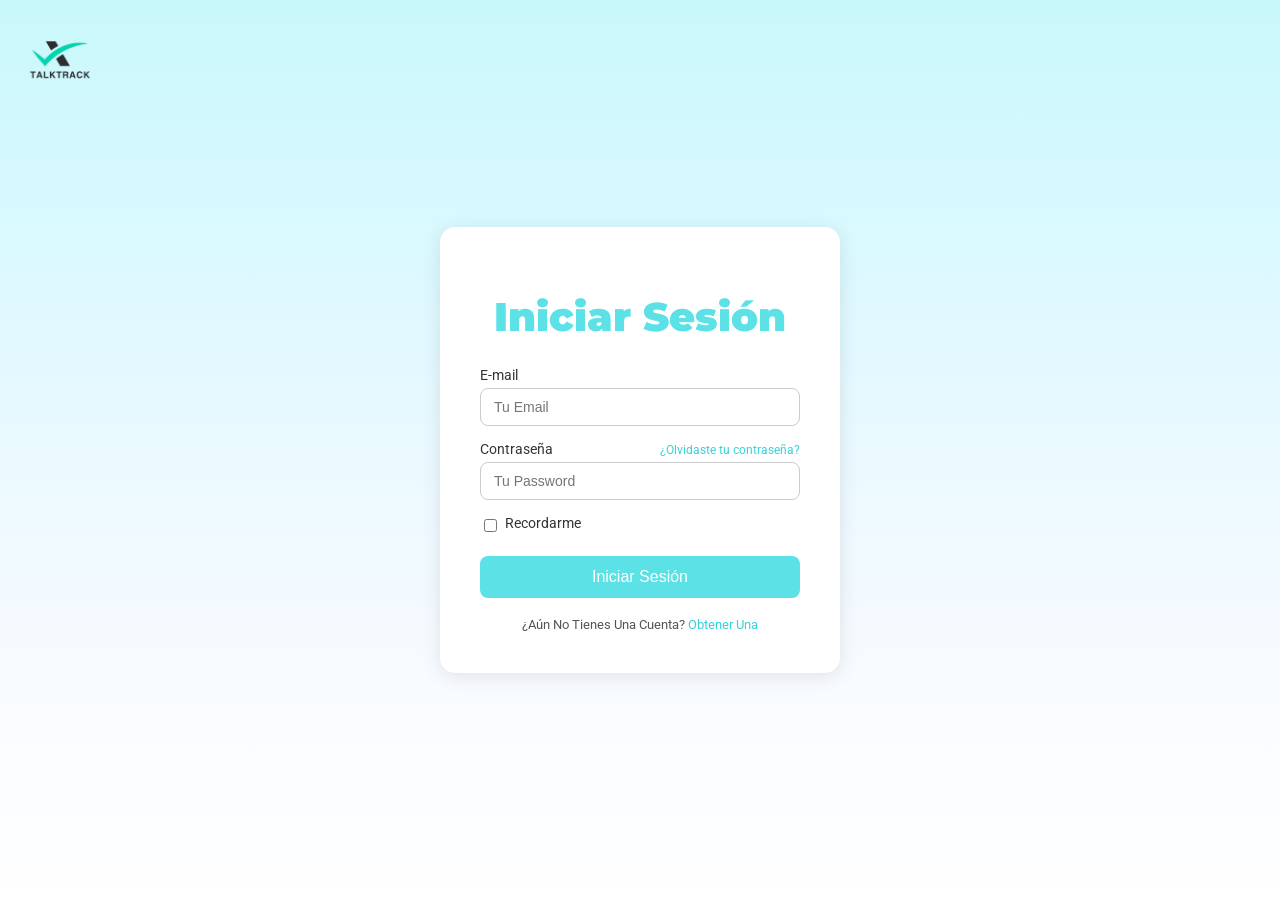
<file: Index.html>
<!DOCTYPE html>
<html lang="en">
<head>
    <meta charset="UTF-8">
    <meta name="viewport" content="width=device-width, initial-scale=1.0">
    <title>TalkTrack | Login></title>
    <link rel="preconnect" href="https://fonts.googleapis.com">
    <link rel="preconnect" href="https://fonts.gstatic.com" crossorigin>
    <link href="https://fonts.googleapis.com/css2?family=DM+Sans:ital,opsz,wght@0,9..40,100..1000;1,9..40,100..1000&family=Lora:ital,wght@0,400..700;1,400..700&family=Montserrat:ital,wght@0,100..900;1,100..900&family=Noto+Sans:ital,wght@0,100..900;1,100..900&family=Roboto:ital,wght@0,100..900;1,100..900&display=swap" rel="stylesheet">
    <link href="https://fonts.googleapis.com/css2?family=DM+Sans:ital,opsz,wght@0,9..40,100..1000;1,9..40,100..1000&family=Lora:ital,wght@0,400..700;1,400..700&family=Montserrat:ital,wght@0,100..900;1,100..900&family=Noto+Sans:ital,wght@0,100..900;1,100..900&display=swap" rel="stylesheet">
    <link rel="stylesheet" href="./Styles.css">
</head>


<body>
    <a href="./Index.html">
         <img class="contenedor-m" src="./image/TalkTrack_logo2.1.png" alt="Logo">
    </a>


    <div class="login-container">
        <div class="login-card">
 <h1 class="logo">Iniciar Sesión</h1>
        <form id="form-action" method="post" class="formulario" novalidate>
            
           <label  for="email">E-mail</label>
            <input type="email" id="email" placeholder="Tu Email" name="email" required>
            <small>Porfavor ingrese su E-mail</small>

                <div class="password-section">
                    <label for="password">Contraseña</label>
                     <a href="./Public/Olvide.html" class="forgot-password">¿Olvidaste tu contraseña?</a>
                </div>
                
                <input type="password" id="password" placeholder="Tu Password" name="password" required>
                <small>Porfavor ingrese su Contraseña</small>

                <div class="recordarme">
                     <input type="checkbox" id="remember" name="remember">
                    <label for="remember">Recordarme</label>
                </div>
                
            <input type="submit" class="boton"  value="Iniciar Sesión">
        </form>
     
        <div class="register-text">¿Aún No Tienes Una Cuenta?
            <a href="./Public/Crear.html"> Obtener Una</a>
        </div>
    </div>  
         <script src="./python/login.py"></script>
         
</body>
</file>
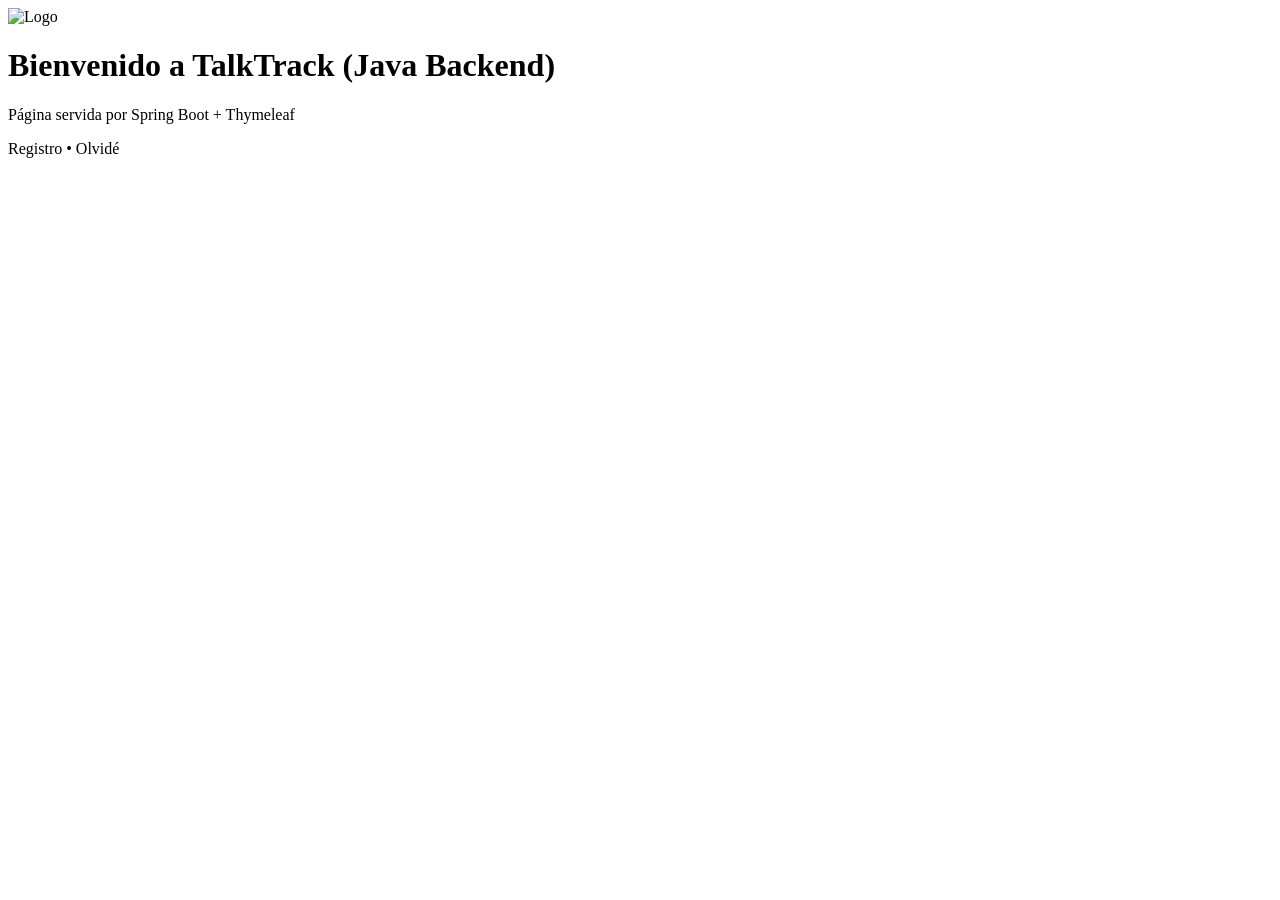
<file: java-backend/src/main/resources/templates/index.html>
<!doctype html>
<html lang="es">
<head>
    <meta charset="utf-8">
    <meta name="viewport" content="width=device-width, initial-scale=1">
    <title>TalkTrack - Index</title>
    <link rel="stylesheet" th:href="@{/css/Styles.css}">
    <link rel="stylesheet" th:href="@{/usuarios/css/login.css}">
</head>
<body>
    <div th:replace="~{::body}"></div>
    <!-- Puedes personalizar aquí o incluir fragments -->
    <div>
        <a th:href="@{/}">
            <img th:src="@{/image/TalkTrack_logo2.1.png}" alt="Logo" style="max-width:180px;">
        </a>
        <h1>Bienvenido a TalkTrack (Java Backend)</h1>
        <p>Página servida por Spring Boot + Thymeleaf</p>
        <p><a th:href="@{/crear}">Registro</a> • <a th:href="@{/olvide}">Olvidé</a></p>
    </div>
</body>
</html>
</file>
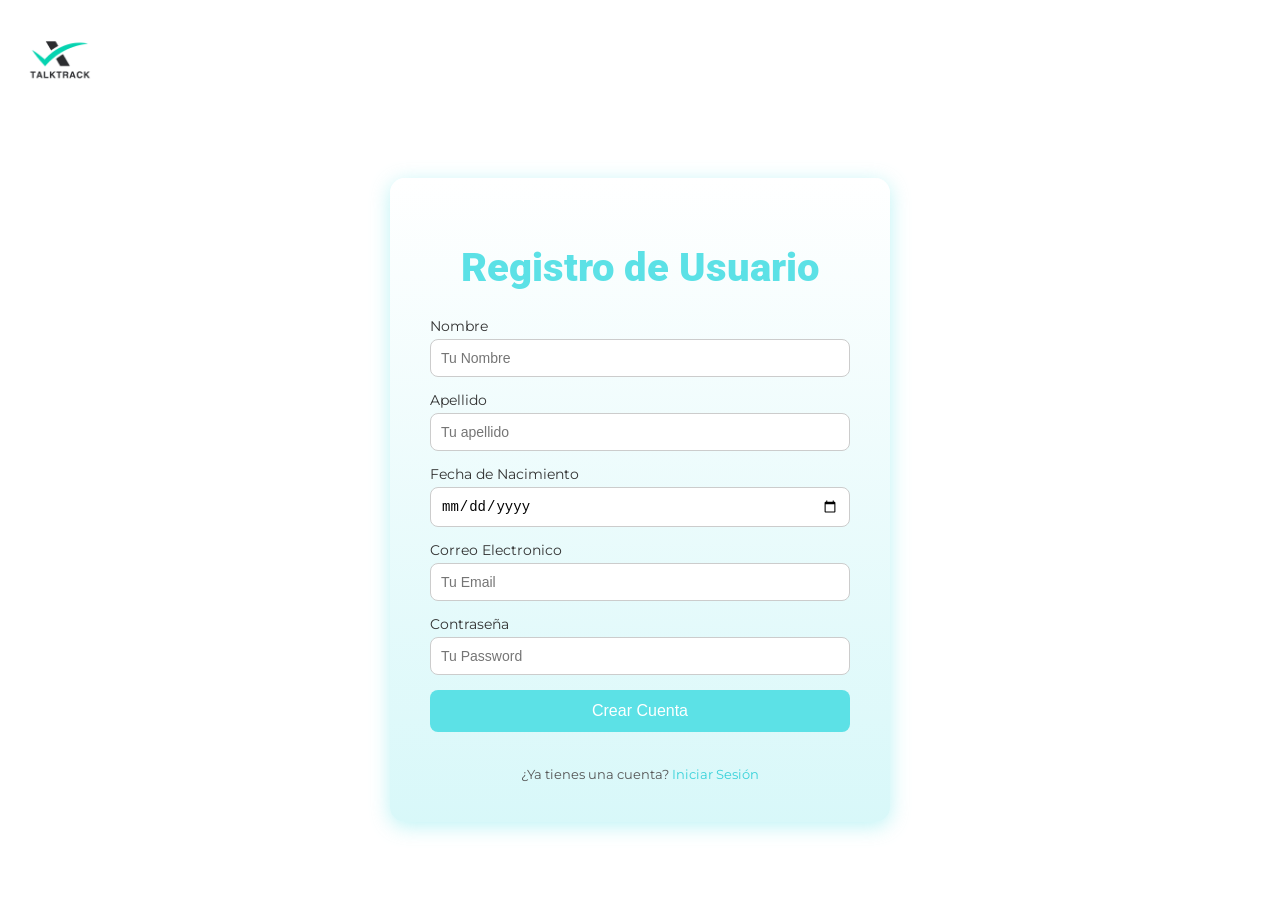
<file: Public/Crear.html>
<!DOCTYPE html>
<html lang="en">
<head>
    <meta charset="UTF-8">
    <meta name="viewport" content="width=device-width, initial-scale=1.0">
    <title>TalkTrack | Registro</title>
    <link rel="preconnect" href="https://fonts.googleapis.com">
    <link rel="preconnect" href="https://fonts.gstatic.com" crossorigin>
    <link href="https://fonts.googleapis.com/css2?family=DM+Sans:ital,opsz,wght@0,9..40,100..1000;1,9..40,100..1000&family=Lora:ital,wght@0,400..700;1,400..700&family=Montserrat:ital,wght@0,100..900;1,100..900&family=Noto+Sans:ital,wght@0,100..900;1,100..900&display=swap" rel="stylesheet">
    <link href="https://fonts.googleapis.com/css2?family=DM+Sans:ital,opsz,wght@0,9..40,100..1000;1,9..40,100..1000&family=Lora:ital,wght@0,400..700;1,400..700&family=Montserrat:ital,wght@0,100..900;1,100..900&family=Noto+Sans:ital,wght@0,100..900;1,100..900&family=Roboto:ital,wght@0,100..900;1,100..900&display=swap" rel="stylesheet">

    <link rel="stylesheet" href="../Estilos/crear.css">
</head>


<body>
    <a href=".././Index.html">
         <img class="contenedor-m" src="./../image/TalkTrack_logo2.1.png" alt="Logo">
    </a>


    <div class="login-container">
        <div class="login-card">
 <h1 class="logo">Registro de Usuario</h1>
        <form action="./../Index.html" method="post" class="formulario" novalidate>
           <label for="nombre">Nombre</label>
                <input type="text" id="nombre" placeholder="Tu Nombre" name="nombre">

            <label for="apellido">Apellido</label>
                <input type="text" id="apellido" placeholder="Tu apellido" name="apellido" required>

            <label for="fecha">Fecha de Nacimiento</label>
                <input type="date" id="apellido"  name="apellido" required>


            <label for="email">Correo Electronico</label>
                <input type="email" id="email" placeholder="Tu Email" name="email" required>

            <label for="Contraseña">Contraseña</label>
                <input type="password" id="password" placeholder="Tu Password" name="password" required>

                
            <input type="submit" class="boton"  value="Crear Cuenta">
        </form>
     
        <div class="register-text">¿Ya tienes una cuenta?
            <a href="./../Index.html"> Iniciar Sesión</a>
        </div>
    </div>     
</body>
</file>
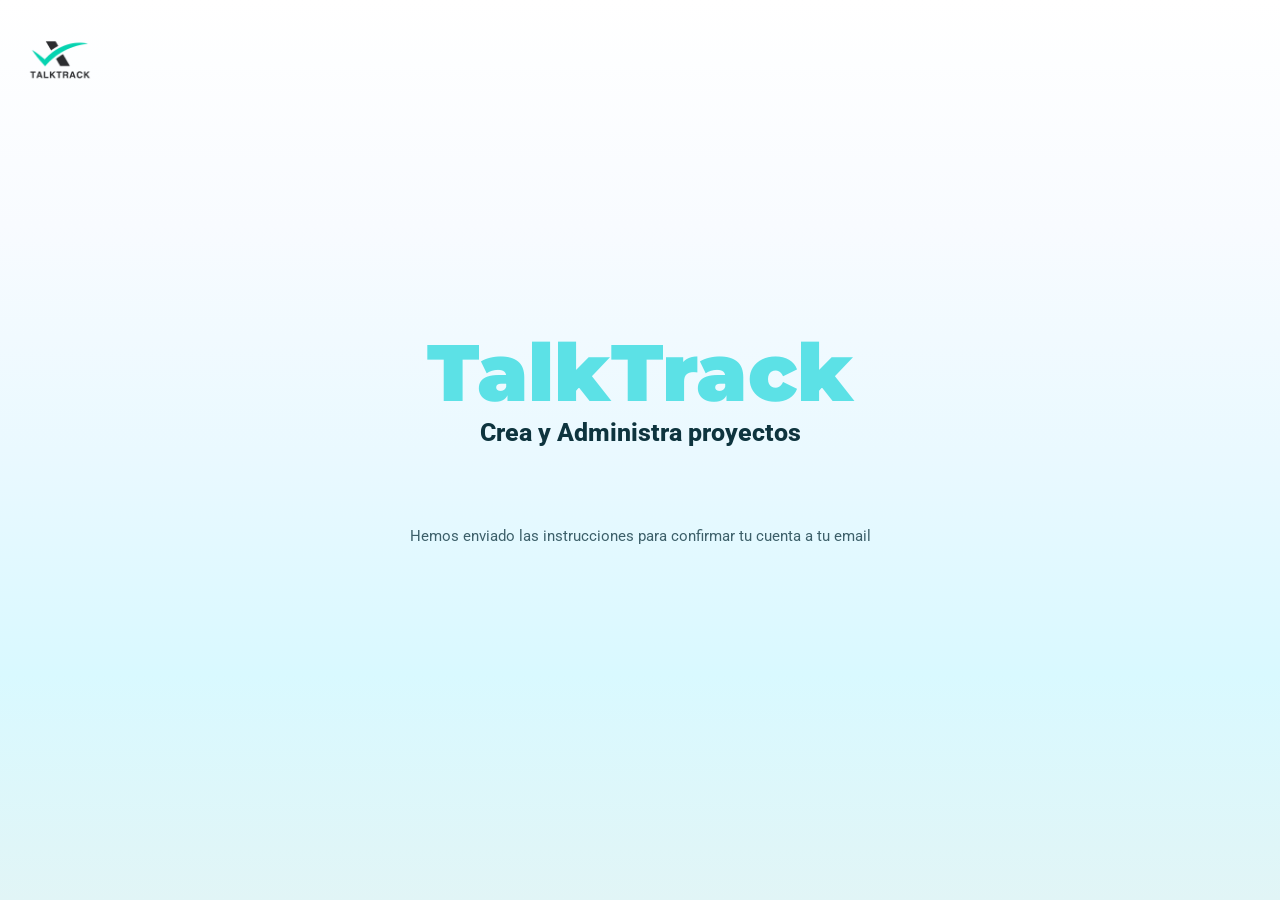
<file: Public/Mensaje.html>
<!DOCTYPE html>
<html lang="en">
<head>
    <meta charset="UTF-8">
    <meta name="viewport" content="width=device-width, initial-scale=1.0">
    <title>TalkTrack | Olvide</title>
    <link rel="preconnect" href="https://fonts.googleapis.com">
    <link rel="preconnect" href="https://fonts.gstatic.com" crossorigin>
    <link href="https://fonts.googleapis.com/css2?family=DM+Sans:ital,opsz,wght@0,9..40,100..1000;1,9..40,100..1000&family=Lora:ital,wght@0,400..700;1,400..700&family=Montserrat:ital,wght@0,100..900;1,100..900&family=Noto+Sans:ital,wght@0,100..900;1,100..900&family=Roboto:ital,wght@0,100..900;1,100..900&display=swap" rel="stylesheet">
    <link href="https://fonts.googleapis.com/css2?family=DM+Sans:ital,opsz,wght@0,9..40,100..1000;1,9..40,100..1000&family=Lora:ital,wght@0,400..700;1,400..700&family=Montserrat:ital,wght@0,100..900;1,100..900&family=Noto+Sans:ital,wght@0,100..900;1,100..900&display=swap" rel="stylesheet">
    <link rel="stylesheet" href="../Estilos/olvide.css">
</head>


<body>
     <a href="./../Index.html">
         <img class="contenedor-m" src="./../image/TalkTrack_logo2.1.png" alt="Logo">
    </a>
     <div class="container">
        <div class="logos">
            <h1 class="logo">TalkTrack</h1>
            <h2 class="sub-logo">Crea y Administra proyectos</h2>
        </div>
      
        <p class="descripcion-pagina">Hemos enviado las instrucciones para confirmar tu cuenta a tu email</p>
       

    </div>
</div>
</body>
</html>
</file>
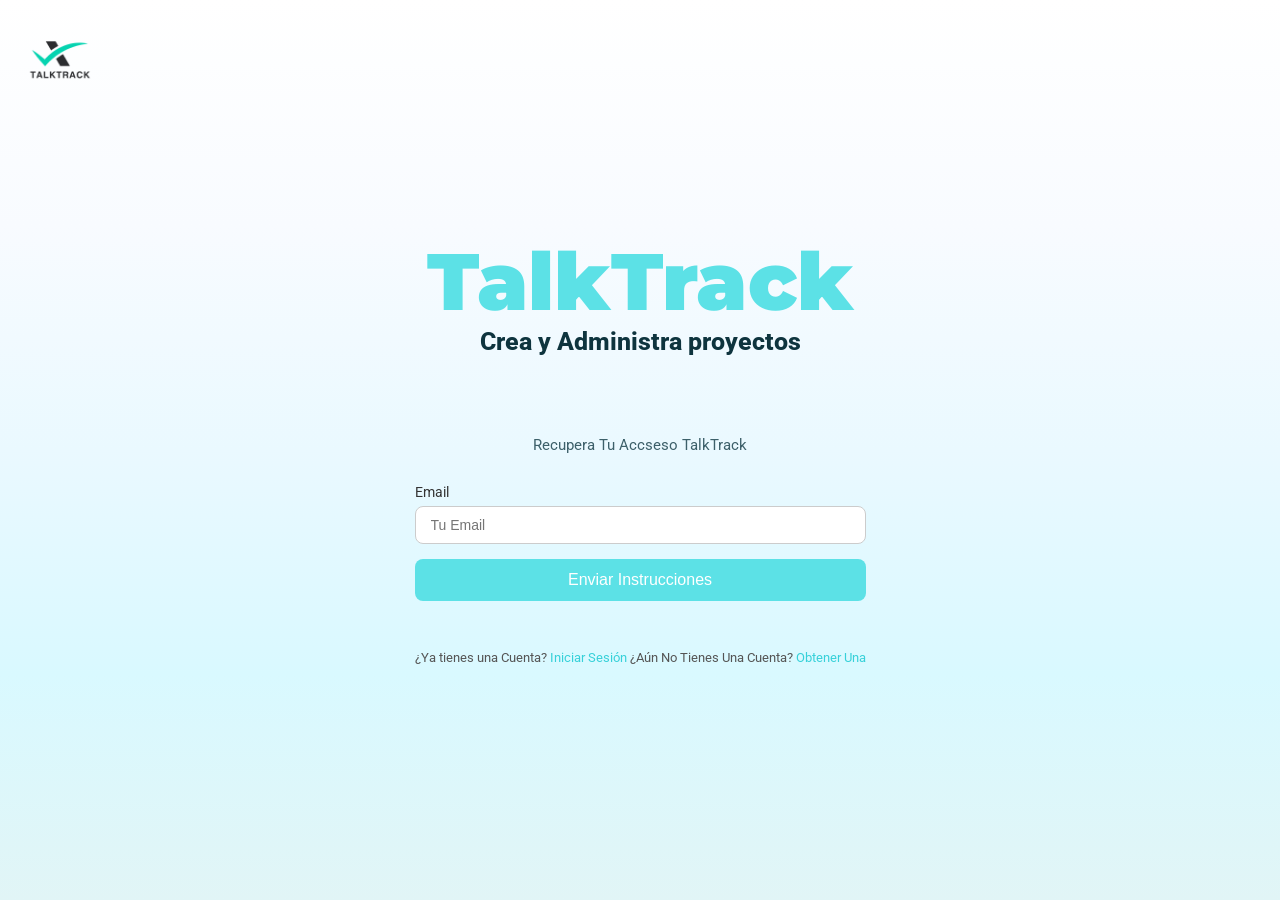
<file: Public/Olvide.html>
<!DOCTYPE html>
<html lang="en">
<head>
    <meta charset="UTF-8">
    <meta name="viewport" content="width=device-width, initial-scale=1.0">
    <title>TalkTrack | Olvide</title>
    <link rel="preconnect" href="https://fonts.googleapis.com">
    <link rel="preconnect" href="https://fonts.gstatic.com" crossorigin>
    <link href="https://fonts.googleapis.com/css2?family=DM+Sans:ital,opsz,wght@0,9..40,100..1000;1,9..40,100..1000&family=Lora:ital,wght@0,400..700;1,400..700&family=Montserrat:ital,wght@0,100..900;1,100..900&family=Noto+Sans:ital,wght@0,100..900;1,100..900&family=Roboto:ital,wght@0,100..900;1,100..900&display=swap" rel="stylesheet">
    <link href="https://fonts.googleapis.com/css2?family=DM+Sans:ital,opsz,wght@0,9..40,100..1000;1,9..40,100..1000&family=Lora:ital,wght@0,400..700;1,400..700&family=Montserrat:ital,wght@0,100..900;1,100..900&family=Noto+Sans:ital,wght@0,100..900;1,100..900&display=swap" rel="stylesheet">
    <link rel="stylesheet" href="../Estilos/olvide.css">
</head>


<body>
     <a href="./../Index.html">
         <img class="contenedor-m" src="./../image/TalkTrack_logo2.1.png" alt="Logo">
    </a>
     <div class="container">
        <div class="logos">
            <h1 class="logo">TalkTrack</h1>
            <h2 class="sub-logo">Crea y Administra proyectos</h2>
        </div>
      
        <p class="descripcion-pagina">Recupera Tu Accseso TalkTrack</p>

        <form action="../Public/Mensaje.html" method="post" class="formulario" novalidate>
            <div class="campo">
                <label for="email">Email</label>
                <input type="email" id="email" placeholder="Tu Email" name="email" required>
            </div>
            <input type="submit" class="boton"  value="Enviar Instrucciones">
        </form>

        <div class="register-text">
            ¿Ya tienes una Cuenta?
            <a href="../Index.html"> Iniciar Sesión</a>
           ¿Aún No Tienes Una Cuenta?
            <a href="/./Crear.html">Obtener Una</a>
        </div>
    </div>
</div>
</body>
</html>
</file>
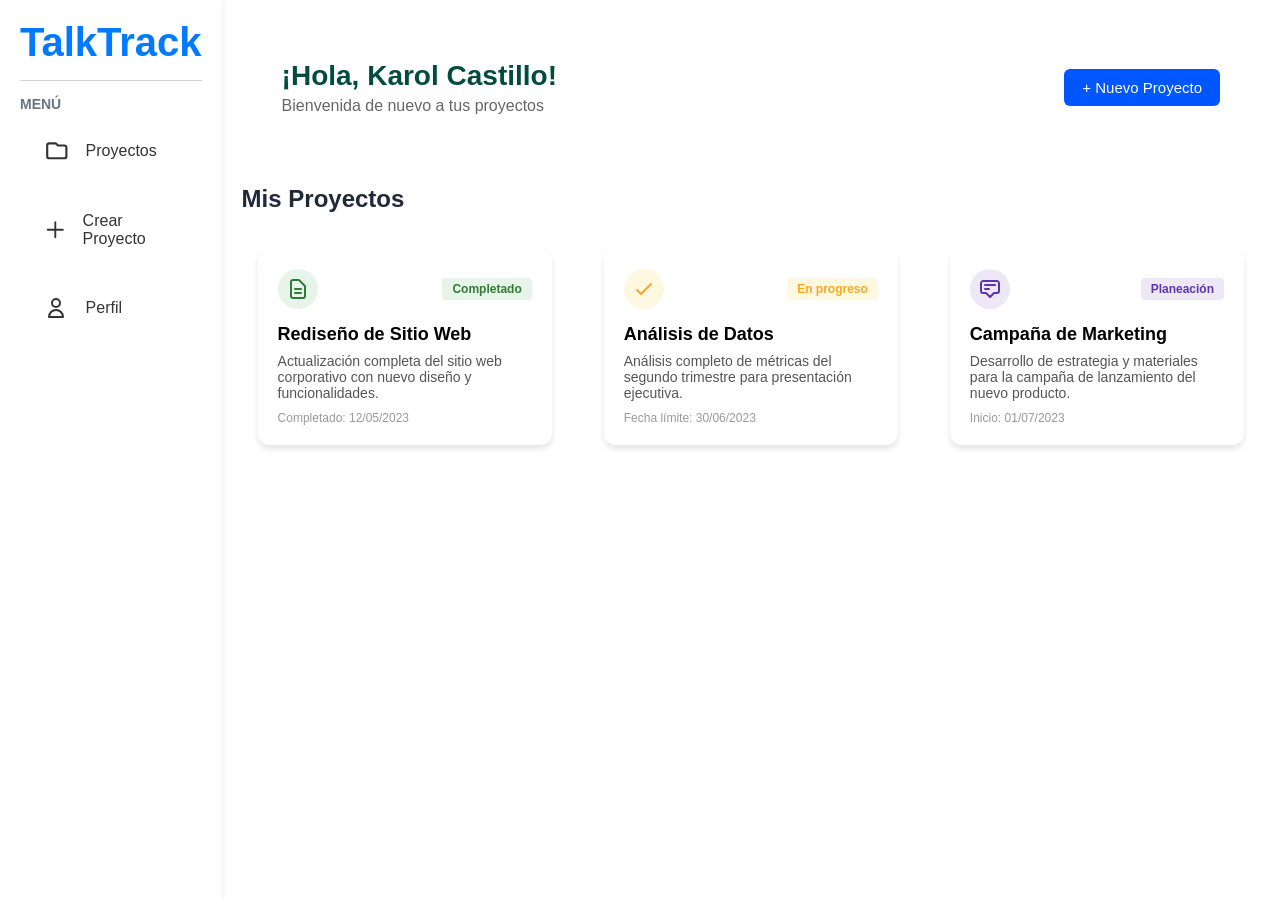
<file: views/layout.html>
<!DOCTYPE html>
<html lang="en">
<head>
    <meta charset="UTF-8">
    <meta name="viewport" content="width=device-width, initial-scale=1.0">
    <title>TalkTrack | Inicio</title>
    <link rel="preconnect" href="https://fonts.googleapis.com">
    <link rel="preconnect" href="https://fonts.gstatic.com" crossorigin>
    <link href="https://fonts.googleapis.com/css2?family=DM+Sans:wght@400;700&display=swap" rel="stylesheet">
    <link rel="stylesheet" href="https://cdnjs.cloudflare.com/ajax/libs/font-awesome/6.5.0/css/all.min.css">
    <link rel="stylesheet" href="../Estilos/layout.css">
</head>
<body>
 <button id="mobile-menu-button" class="menu-icon">☰</button>

    <div class="sidebar" id="mobile-sidebar">
        <div class="logo">
            <h2>TalkTrack</h2>
            <button id="close-sidebar" class="menu-icon">×</button>
        </div>

        <nav class="menu">
            <h3 class="menu-title">Menú</h3>
            <ul>
                <li>
                    <a href="#">
                        <svg class="icon" xmlns="http://www.w3.org/2000/svg" fill="none" stroke="currentColor"
                            viewBox="0 0 24 24">
                            <path stroke-linecap="round" stroke-linejoin="round" stroke-width="2"
                                d="M3 7v10a2 2 0 002 2h14a2 2 0 002-2V9a2 2 0 00-2-2h-6l-2-2H5a2 2 0 00-2 2z"></path>
                        </svg>
                        Proyectos
                    </a>
                </li>
                <li>
                    <a href="#">
                        <svg class="icon" xmlns="http://www.w3.org/2000/svg" fill="none" stroke="currentColor"
                            viewBox="0 0 24 24">
                            <path stroke-linecap="round" stroke-linejoin="round" stroke-width="2"
                                d="M12 4v16m8-8H4"></path>
                        </svg>
                        Crear Proyecto
                    </a>
                </li>
                <li>
                    <a href="#">
                        <svg class="icon" fill="none" stroke="currentColor" xmlns="http://www.w3.org/2000/svg">
                            <path stroke-linecap="round" stroke-linejoin="round" stroke-width="2"
                                d="M16 7a4 4 0 11-8 0 4 4 0 018 0zM12 14a7 7 0 00-7 7h14a7 7 0 00-7-7z"></path>
                        </svg>
                        Perfil
                    </a>
    </div>
 </li>
            </ul>
        </nav>
        </aside>
    <main class="dashboard">
        <header class="dashboard-header">
            <div>
                <h1>¡Hola, Karol Castillo!</h1>
                <p>Bienvenida de nuevo a tus proyectos</p>
            </div>
            <a href="#" class="btn-new-project">+ Nuevo Proyecto</a>
        </header>


        <section class="projects">
            <h2>Mis Proyectos</h2>

         <div class="project-cards">

    <a href="#" class="project-card">
        <div class="card-header">
        <svg class="icon-dash completed" fill="none" stroke="currentColor" viewBox="0 0 24 24" xmlns="http://www.w3.org/2000/svg">
            <path stroke-linecap="round" stroke-linejoin="round" stroke-width="2" d="M9 12h6m-6 4h6m2 5H7a2 2 0 01-2-2V5a2 2 0 012-2h5.586a1 1 0 01.707.293l5.414 5.414a1 1 0 01.293.707V19a2 2 0 01-2 2z"></path>
        </svg>
            <div class="project-status completed">Completado</div>
        </div>
            <h3>Rediseño de Sitio Web</h3>
            <p>Actualización completa del sitio web corporativo con nuevo diseño y funcionalidades.</p>
            <span class="project-date">Completado: 12/05/2023</span>
    </a>
  

                <a href="#" class="project-card">

                     <div class="card-header">
                <svg class="icon-dash in-progress" fill="none" stroke="currentColor" viewBox="0 0 24 24" xmlns="http://www.w3.org/2000/svg">
                    <path stroke-linecap="round" stroke-linejoin="round" stroke-width="2" d="M5 13l4 4L19 7"></path>
                </svg>
                    <div class="project-status in-progress">En progreso</div>
                </div>
                    <h3>Análisis de Datos</h3>
                    <p>Análisis completo de métricas del segundo trimestre para presentación ejecutiva.</p>
                    <span class="project-date">Fecha límite: 30/06/2023</span>
              
               
            </a>
                <a href="#" class="project-card">
                         <div class="card-header">
                    <svg class="icon-dash planning" fill="none" stroke="currentColor" viewBox="0 0 24 24" xmlns="http://www.w3.org/2000/svg">
                        <path stroke-linecap="round" stroke-linejoin="round" stroke-width="2" d="M7 8h10M7 12h4m1 8l-4-4H5a2 2 0 01-2-2V6a2 2 0 012-2h14a2 2 0 012 2v8a2 2 0 01-2 2h-3l-4 4z"></path>
                    </svg>
                    <div class="project-status planning">Planeación</div>
                         </div>
                    <h3>Campaña de Marketing</h3>
                    <p>Desarrollo de estrategia y materiales para la campaña de lanzamiento del nuevo producto.</p>
                    <span class="project-date">Inicio: 01/07/2023</span>
           
                        </a>
            </div>
        </section>
    </main>

 <script src="../js/layout.js"></script>
</body>
</html>
</file>
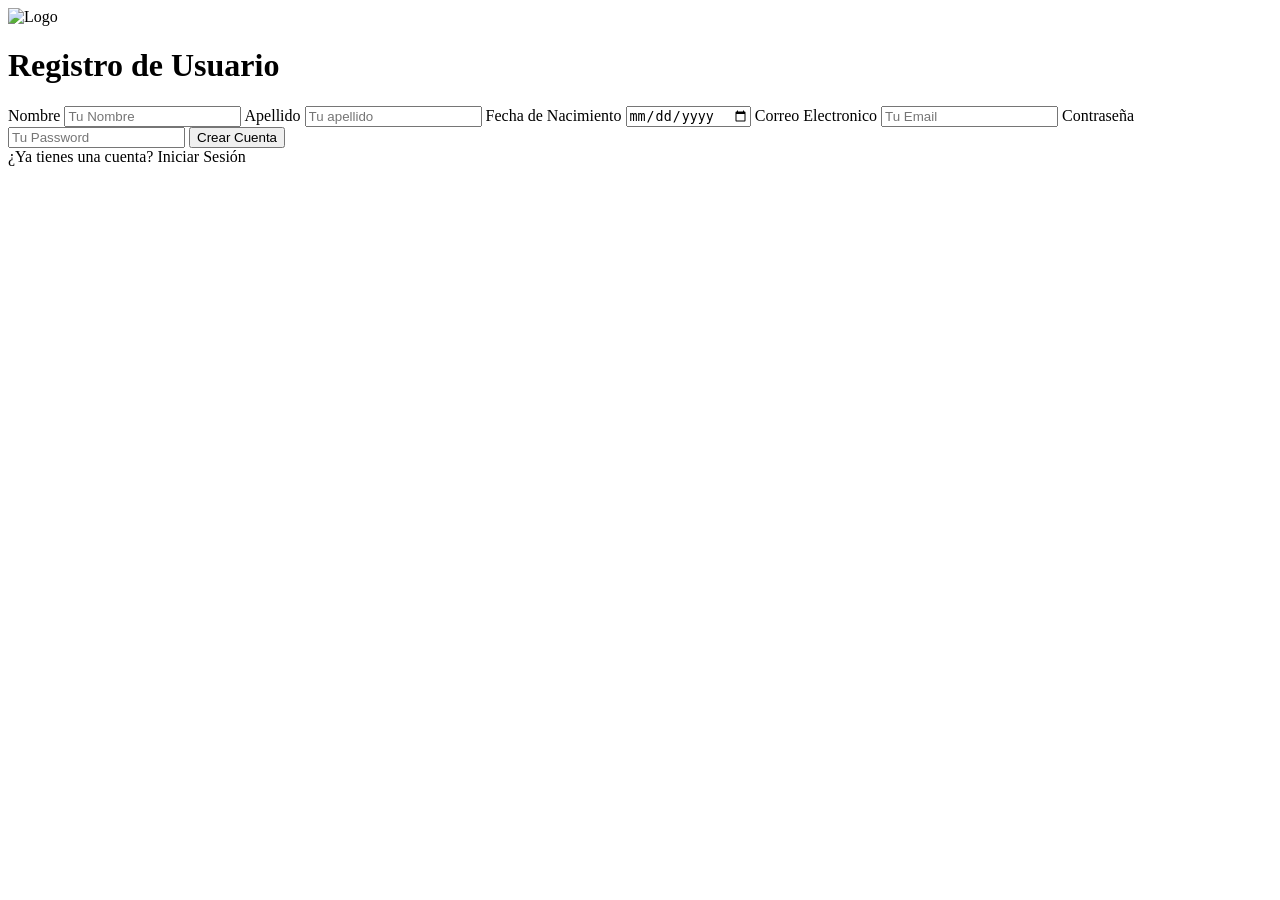
<file: java-backend/src/main/resources/templates/crear.html>
<!doctype html>
<html lang="es" xmlns:th="http://www.thymeleaf.org">
<head>
    <meta charset="utf-8">
    <meta name="viewport" content="width=device-width, initial-scale=1">
    <title>TalkTrack | Registro</title>
    <link rel="stylesheet" th:href="@{/css/Styles.css}">
    <link rel="stylesheet" th:href="@{/usuarios/css/login.css}">
</head>
<body>
    <a th:href="@{/}">
         <img class="contenedor-m" th:src="@{/image/TalkTrack_logo2.1.png}" alt="Logo">
    </a>

    <div class="login-container">
        <div class="login-card">
            <h1 class="logo">Registro de Usuario</h1>

            <form th:action="@{/crear}" method="post" class="formulario" novalidate>
                <label for="nombre">Nombre</label>
                <input type="text" id="nombre" placeholder="Tu Nombre" name="nombre">

                <label for="apellido">Apellido</label>
                <input type="text" id="apellido" placeholder="Tu apellido" name="apellido" required>

                <label for="fecha">Fecha de Nacimiento</label>
                <input type="date" id="fecha" name="fecha" required>

                <label for="email">Correo Electronico</label>
                <input type="email" id="email" placeholder="Tu Email" name="email" required>

                <label for="password">Contraseña</label>
                <input type="password" id="password" placeholder="Tu Password" name="password" required>

                <input type="submit" class="boton" value="Crear Cuenta">
            </form>

            <div class="register-text">¿Ya tienes una cuenta?
                <a th:href="@{/}"> Iniciar Sesión</a>
            </div>
        </div>
    </div>
</body>
</html>
</file>
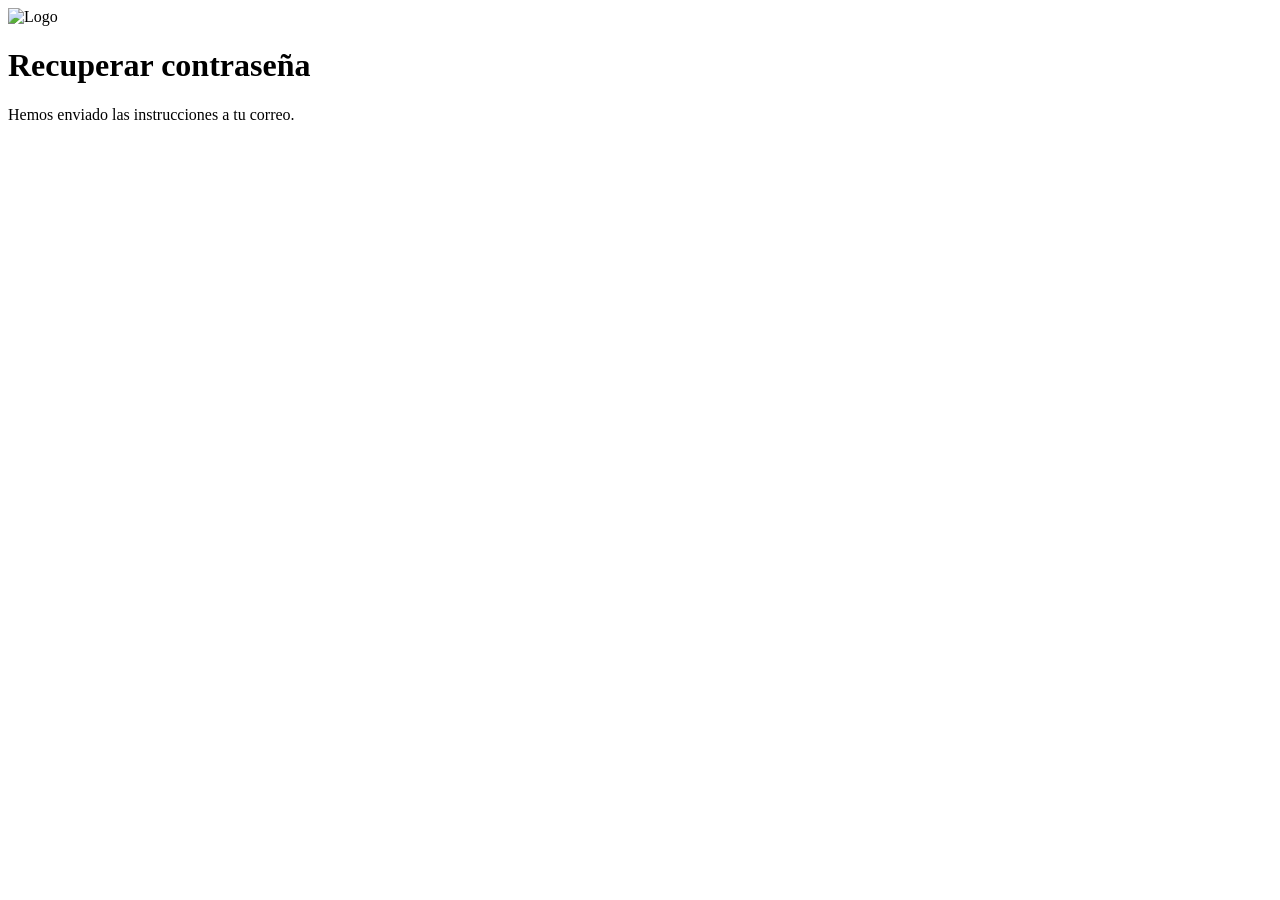
<file: java-backend/src/main/resources/templates/olvide.html>
<!doctype html>
<html lang="es">
<head>
    <meta charset="utf-8">
    <meta name="viewport" content="width=device-width, initial-scale=1">
    <title>Recuperar - TalkTrack</title>
    <link rel="stylesheet" th:href="@{/css/Styles.css}">
    <link rel="stylesheet" th:href="@{/usuarios/css/login.css}">
</head>
<body>
    <a th:href="@{/}"><img th:src="@{/image/TalkTrack_logo2.1.png}" alt="Logo" style="max-width:160px"></a>
    <h1>Recuperar contraseña</h1>
    <p>Hemos enviado las instrucciones a tu correo.</p>
</body>
</html>
</file>
<file: Styles.css>
html {
    font-size: 62.5%;
    box-sizing: border-box;
    height: 100%;
    line-height: 1.15; /* 1 */
    -webkit-text-size-adjust: 100%; /* 2 */

}
body {
    background-image: linear-gradient(to bottom, #c9f8fa, #d9f9ff, #eaf9ff, #f8fbff, #ffffff);
    font-family: "Roboto", sans-serif;
    font-size: 1.6rem;
    min-height: 100%;
    margin: 0;
    display: flex;
    justify-content: center;
    align-items: center;
    height: 100vh;
}

.contenedor-m {
width: 12rem;
}
img.contenedor-m {
    position: absolute;
  top: 0;
  left: 0;
}

.login-container{
    display: flex;
    justify-content: center;
    align-items: center;
    width: 100%;
}


.logo{
    font-size: 4rem;
    font-family: "Montserrat", sans-serif;
    font-weight: 900;
    text-align: center;
    color: #5CE1E6
}
.sub-logo{
    font-size: 2.5rem;
    text-align: center;
    color: #0e343e;
}
.comtainer{
    padding: 40px;
    border-radius: 15px;
    width: 100%;
    max-width: 400px;
    box-sizing: border-box;
    text-align: center;
}

.login-card {
    background: white;
    padding: 40px;
    border-radius: 15px;
    box-shadow: 0 4px 20px rgba(0, 0, 0, 0.1);
    width: 100%;
    max-width: 400px;
    box-sizing: border-box;
    text-align: center;
}
label {
    display: block;
    text-align: left;
    margin-bottom: 5px;
    font-size: 14px;
    color: #333;
}
input[type="email"],
input[type="password"] {
    width: 100%;
    padding: 10px 13px;
    margin-bottom: 15px;
    border: 1px solid #ccc;
    border-radius: 8px;
    font-size: 14px;
    box-sizing: border-box;
}

small{
    display: none;
}
.password-section {
    display: flex;
    justify-content: space-between;
    align-items: center;
}
.forgot-password {
    font-size: 12px;
    color: #37d1d9;
    text-decoration: none;
}

.forgot-password:hover {
    text-decoration: underline;
}
.recordarme {
    display: flex;
    align-items: center;
    margin-bottom: 20px;
}

.recordarme input {
    margin-right: 8px;
}
.boton {
    width: 100%;
    padding: 12px;
    background: #5ce1e6;
    color: white;
    border: none;
    border-radius: 8px;
    font-size: 16px;
    cursor: pointer;
    transition: background 0.3s ease;
}

.boton:hover {
    background: #49cfd3;
}
.register-text {
    margin-top: 20px;
    font-size: 13px;
    color: #555;
}

.register-text a {
    color: #37d1d9;
    text-decoration: none;
}

.register-text a:hover {
    text-decoration: underline;
}
.was-validated small{
    display: block;
    color: red;
    padding: 1rem;
    margin-top: -1.5rem;
}
</file>
<file: Estilos/crear.css>
html {
    font-size: 62.5%;
    box-sizing: border-box;
    height: 100%;
    line-height: 1.15; /* 1 */
    -webkit-text-size-adjust: 100%; /* 2 */

}
body {
    font-family: "Montserrat", sans-serif;
    font-size: 1.6rem;
    min-height: 100%;
    margin: 0;
    display: flex;
    justify-content: center;
    align-items: center;
    height: 100vh;
}

.contenedor-m {
width: 12rem;
}
img.contenedor-m {
    position: absolute;
  top: 0;
  left: 0;
}

.login-container{
    display: flex;
    justify-content: center;
    align-items: center;
    width: 100%;
}


.logo{
    font-size: 4rem;
    font-family: "Roboto", sans-serif;
    font-weight: 900;
    text-align: center;
    color: #5CE1E6
}
.comtainer{
    padding: 40px;
    border-radius: 15px;
    width: 100%;
    max-width: 400px;
    box-sizing: border-box;
    text-align: center;
}

.login-card {
    background: #5CE1E6;
    background: linear-gradient(0deg, rgba(92, 225, 230, 0.24) 0%, rgba(255, 255, 255, 1) 100%);
    padding: 40px;
    border-radius: 15px;
    box-shadow: 0 4px 20px #5ce1e667;
    width: 100%;
    max-width: 50rem;
    box-sizing: border-box;
    text-align: center;
    margin-top: 20rem;
    margin-bottom: 10rem;
}
label {
    display: block;
    text-align: left;
    margin-bottom: 5px;
    font-size: 14px;
    color: #333;
}
input{
    width: 100%;
    padding: 1rem 1rem;
    margin-bottom: 15px;
    border: 1px solid #ccc;
    border-radius: 8px;
    font-size: 14px;
    box-sizing: border-box;
}

.boton {
    width: 100%;
    padding: 12px;
    background: #5ce1e6;
    color: white;
    border: none;
    border-radius: 8px;
    font-size: 16px;
    cursor: pointer;
    transition: background 0.3s ease;
}

.boton:hover {
    background: #49cfd3;
}
.register-text {
    margin-top: 20px;
    font-size: 13px;
    color: #555;
}

.register-text a {
    color: #37d1d9;
    text-decoration: none;
}

.register-text a:hover {
    text-decoration: underline;
}
</file>
<file: Estilos/olvide.css>
html {
    font-size: 62.5%;
    box-sizing: border-box;
    height: 100%;
    line-height: 1.15; /* 1 */
    -webkit-text-size-adjust: 100%; /* 2 */

}
body {
   background-image: linear-gradient(to top, #e1f5f6, #d9f9ff, #eaf9ff, #f8fbff, #ffffff);
    font-family: "Roboto", sans-serif;
    font-size: 1.6rem;
    min-height: 100%;
    margin: 0;
    display: flex;
    justify-content: center;
    align-items: center;
    height: 100vh;
}

.contenedor-m {
width: 12rem;
}
img.contenedor-m {
    position: absolute;
  top: 0;
  left: 0;
}

.login-container{
    display: flex;
    justify-content: center;
    align-items: center;
    width: 100%;
}


.logo{
    font-size: 8rem;
    font-family: "Montserrat", sans-serif;
    font-weight: 900;
    text-align: center;
    color: #5CE1E6;
    margin-top: 2px;
    margin-bottom: 1px;
}
.sub-logo{
    font-size: 2.5rem;
    text-align: center;
    color: #0e343e;
    margin-top: -1px;
    font-weight: 800;
}
.logos{
    margin-bottom: 8rem;
    position: relative;
}
.comtainer{

    padding: 40px;
    padding-top: 2rem;
    width: 100%;
    max-width: 400px;
    box-sizing: border-box;
    text-align: center;
}

p{
    font-size: 1.5rem;
    text-align: center;
    color: #3d606a;
    margin-bottom: 3rem;
}

label {
    display: block;
    text-align: left;
    margin-bottom: 5px;
    font-size: 14px;
    color: #333;
}
input[type="email"] {
    width: 100%;
    padding: 10px 15px;
    margin-bottom: 15px;
    border: 1px solid #ccc;
    border-radius: 8px;
    font-size: 14px;
    box-sizing: border-box;
}
form{
    padding-bottom: 3rem;
}

.boton {
    width: 100%;
    padding: 12px;
    background: #5ce1e6;
    color: white;
    border: none;
    border-radius: 8px;
    font-size: 16px;
    cursor: pointer;
    transition: background 0.3s ease;
}

.boton:hover {
    background: #49cfd3;
}
.register-text {
    margin-top: 20px;
    font-size: 13px;
    color: #555;
}

.register-text a {
    color: #37d1d9;
    text-decoration: none;
}

.register-text a:hover {
    text-decoration: underline;
}
</file>
<file: Estilos/layout.css>
* {
    box-sizing: border-box;
    margin: 0;
    padding: 0;
}

body {
    font-family: "Roboto", sans-serif;
    font-optical-sizing: auto;
    font-style: normal;
    display: flex;
    height: 100vh;
}
a{
    text-decoration: none;
    color: black;
}
.menu-icon { /*ICONO DEL MENU*/
    display: none; /* Oculto en escritorio */
    font-size: 24px;
    background: none;
    border: none;
    cursor: pointer;
    color: #0071e2;
}
.mobile-menu-btn {
    display: none;
    position: fixed;
    top: 1rem;
    left: 1rem;
    z-index: 50;
}


/* Sidebar */
.sidebar {
        width: 240px;
    background-color: #fff;
    box-shadow: 2px 0 5px rgba(0, 0, 0, 0.05);
    height: 100vh;
    padding: 20px;
    position: sticky;
    top: 0;
    transition: transform 0.3s ease-in-out;
    /* width: 250px;
    background-color: white;
    box-shadow: 0 2px 6px rgba(0,0,0,0.1);
    display: flex;
    flex-direction: column; */
}
.sidebar.hidden {
    transform: translateX(-100%);
}
.sidebar-item a {
    display: flex;
    align-items: center;
    gap: 10px;
    padding: 12px 15px;
    color: #4b5563;
    text-decoration: none;
    border-radius: 6px;
    transition: background-color 0.2s, color 0.2s;
}

.sidebar-item a:hover {
    background-color: #f3f4f6;
}
.sidebar-item svg {
    width: 20px;
    height: 20px;
    color: #6b7280; /* Color de ícono por defecto */
}
@media (max-width: 768px) {
    .sidebar {
        position: fixed;
        left: 0;
        top: 0;
        z-index: 100;
    }
    .menu-icon {
        display: block; /* Mostrar el botón de menú/cierre en móviles */
    }
    .logo #close-sidebar {
        display: block;
    }
    .main {
        margin-left: 0;
        padding: 20px;
    }
}

.logo {
     display: flex;
    justify-content: space-between;
    align-items: center;
    border-bottom: 1px solid #0000002e;
    padding-bottom: 15px;
    margin-bottom: 15px;
       /* box-shadow: -5px 5px 10px 0px rgba(0, 0, 0, 0.1); */

}

.logo h2 {
    font-weight: bold;
    font-size: 2.5rem;
    color: #007bff;
    margin: 0;
}


.menu-icon {
    font-size: 24px;
    background: none;
    border: none;
    cursor: pointer;
    color: #4b5563;
}
.menu-title  {
   font-weight: 700;
    color: #6b7280;
    font-size: 14px;
    text-transform: uppercase;
    margin-bottom: 10px;
}
 
.menu ul {
    list-style: none;
    padding: 0;
    margin: 0;
}

.menu ul a {
    display: flex;
    margin-bottom: 1rem;
    align-items: center;
    padding: 1rem 1.5rem;
    color: #333;
    font-size: 1rem;
    transition: background-color 0.2s, color 0.2s;
    text-decoration: none;
}

.menu ul a .icon {
    width: 1.6rem;
    height: 1.6rem;
    margin-right: 1rem;
}

.menu ul a:hover {
    background-color: #f5f5f5;
    color:  #5CE1E6; 
    border-left: 4px solid #5CE1E6; 
}
main{
       padding: 30px 40px;
}

.dashboard {
    padding: 20px;
    width: 100%;
}

.dashboard-header { 
    display: flex;
    justify-content: space-between;
    align-items: center;
    margin-bottom: 30px;
    padding: 40px;
    position: relative;
    flex: 1;
}
.dashboard-header h1 {
    margin: 0;
    font-size: 28px;
    font-weight: bold;
    color: #004d40;
}

.dashboard-header p {
margin: 5px 0 0;
color: #666;
font-size: 16px;
}

.btn-new-project {
background-color: #0056ff;
color: white;
border: none;
padding: 10px 18px;
font-size: 15px;
border-radius: 6px;
cursor: pointer;
transition: background-color 0.2s;
}

.btn-new-project:hover {
    background-color: #0040cc;
}


.projects h2 {
    font-size: 24px;
    color: #1f2937;
    font-weight: bold;
    margin-bottom: 20px;
}

.project-cards {
    display: flex;
    gap: 20px;
    flex-wrap: wrap;
}
.project-card:hover{
       transform: scale(1.05);
}

.card-header {
    display: flex;
    justify-content: space-between;
    align-items: center;
    margin-bottom: 15px;
}

.icon-dash {
    height: 40px;
    width: 40px;
    padding: 8px;
    border-radius: 50%;
   
}
.project-status {
    font-size: 12px;
    font-weight: 600;
    padding: 4px 10px;
    border-radius: 4px;

}
.completed {
    background-color: #e6f4ea;
    color: #2e7d32;
    
    
}

.in-progress {
    background-color: #fff8e1;
    color: #f9a825;
}

.planning {
    background-color: #ede7f6;
    color: #5e35b1;
}

.project-card {
    background: white;
    border-radius: 12px;
    padding: 20px;
    box-shadow: 0 4px 6px rgba(0, 0, 0, 0.1);
    flex: 1;
    min-width: 250px;
    max-width: 30%;
    margin: 1rem;
    display: flex;
    flex-direction: column;

  
}

.project-card h3 {
font-size: 18px;
font-weight: bold;
margin-top: 10px;
  margin: 0 0 8px 0;
}

.project-card p {
font-size: 14px;
color: #555;
flex: 1;
}

.project-date {
margin-top: 10px;
font-size: 12px;
color: #999;
}
</file>
